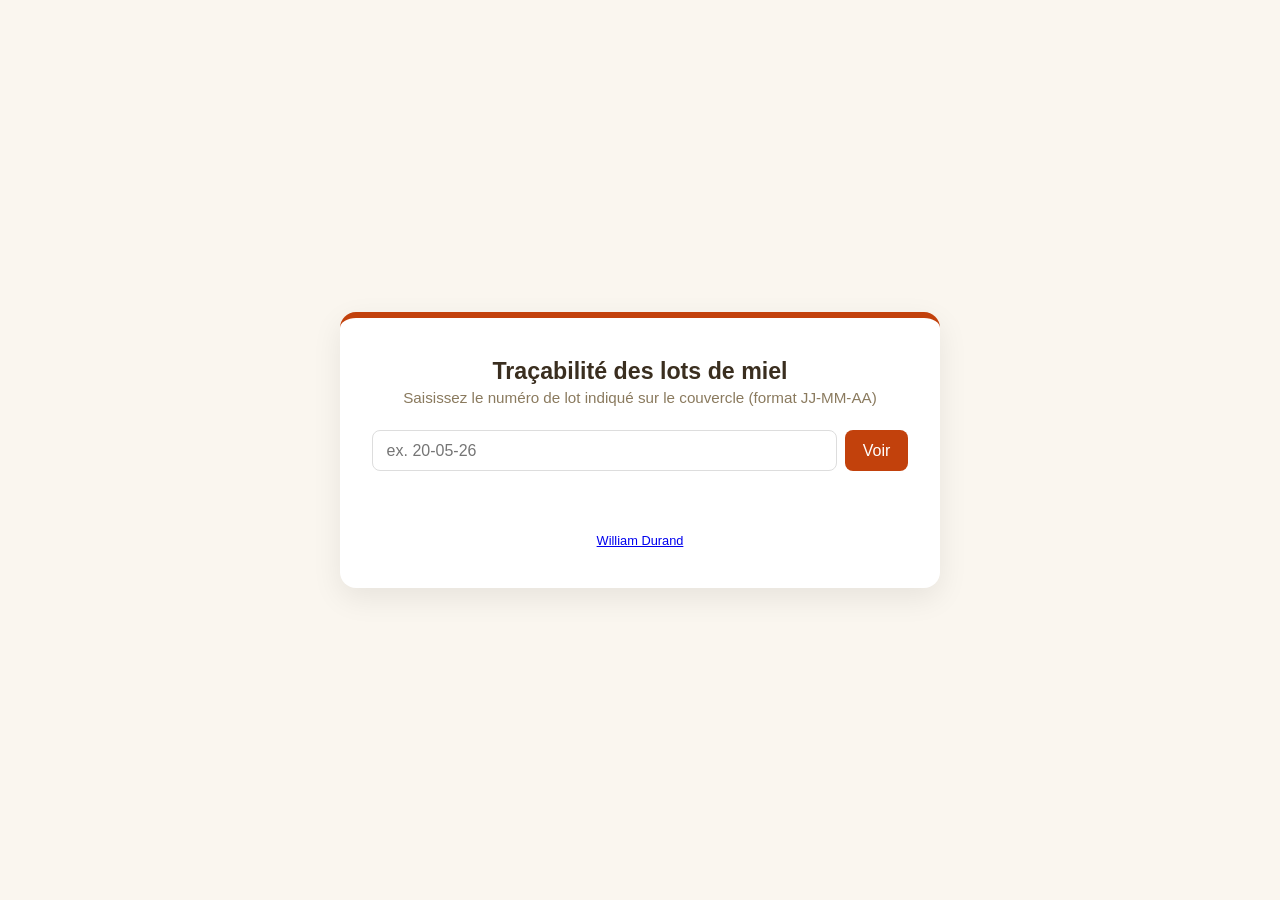
<file: lots/index.html>
<!DOCTYPE html>
<html lang="fr">
<head>
<meta charset="UTF-8">
<meta name="viewport" content="width=device-width, initial-scale=1.0">
<title>Traçabilité des lots de miel · William Durand</title>
<link rel="stylesheet" href="styles.css">
</head>
<body>
  <main class="card search">
    <h1>Traçabilité des lots de miel</h1>
    <p class="subtitle">Saisissez le numéro de lot indiqué sur le couvercle (format JJ-MM-AA)</p>
    <form onsubmit="return lookupBatch(event);">
      <input type="search" id="batch" placeholder="ex. 20-05-26"
             pattern="\d{2}-\d{2}-\d{2}" autocomplete="off" required>
      <button type="submit">Voir</button>
    </form>
    <p class="error" id="error" role="alert"></p>
    <footer><a href="./">William Durand</a></footer>
  </main>
<script id="known-batches" type="application/json">["25-07-28", "21-07-28", "22-11-27", "21-11-27", "20-11-27", "19-11-27", "10-05-27", "03-03-27", "27-02-27", "27-01-27", "22-01-27", "21-01-27"]</script>
  <script>
    const known = new Set(JSON.parse(document.getElementById('known-batches').textContent));

    function lookupBatch(e) {
      e.preventDefault();
      const v = document.getElementById('batch').value.trim();
      const err = document.getElementById('error');
      if (!/^\d{2}-\d{2}-\d{2}$/.test(v)) {
        err.textContent = "Format attendu : JJ-MM-AA";
        return false;
      }
      if (!known.has(v)) {
        err.textContent = "Lot inconnu : " + v;
        return false;
      }
      err.textContent = "";
      window.location.href = encodeURIComponent(v) + ".html";
      return false;
    }
  </script>
</body>
</html>
</file>
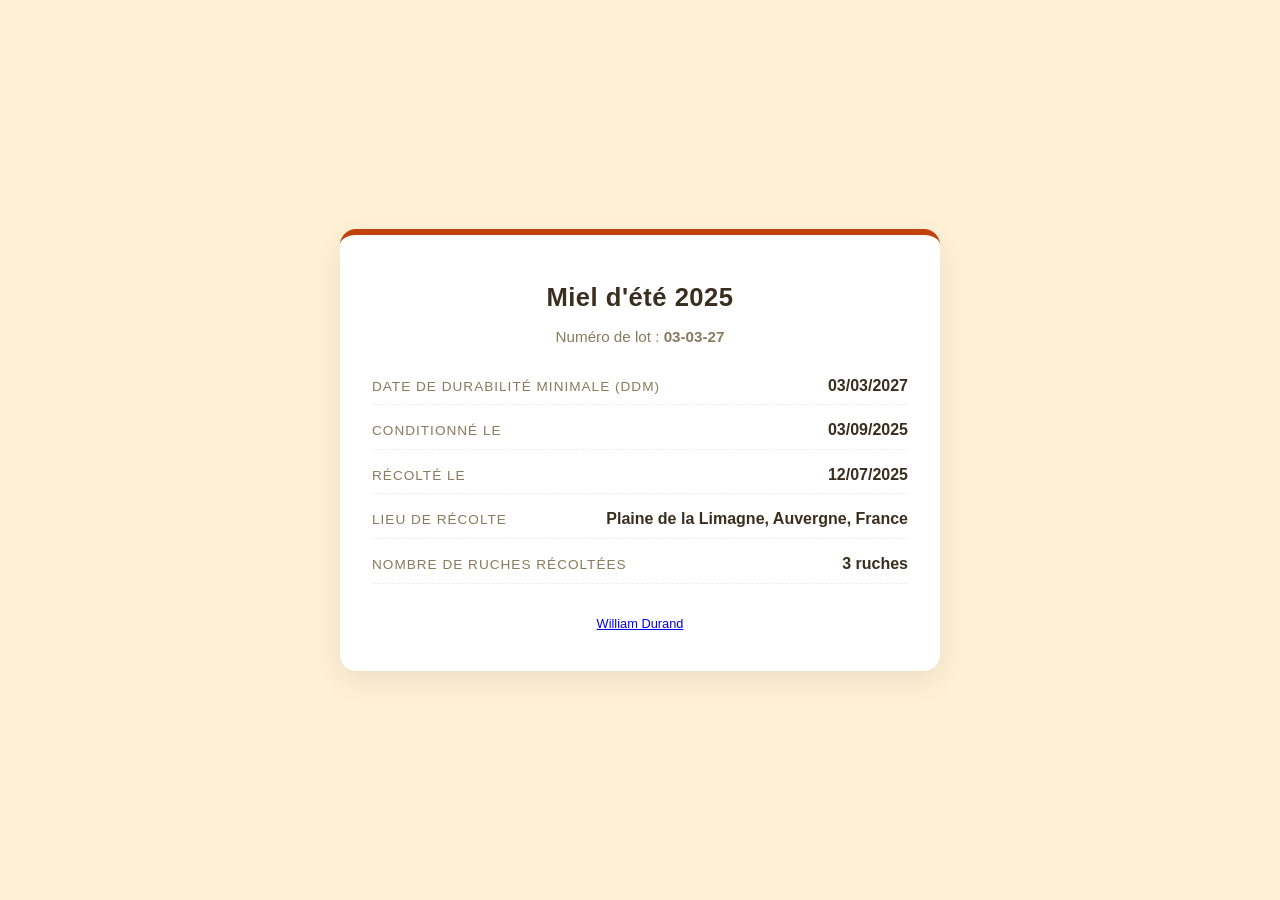
<file: lots/03-03-27.html>
<!DOCTYPE html>
<html lang="fr">
<head>
<meta charset="UTF-8">
<meta name="viewport" content="width=device-width, initial-scale=1.0">
<meta name="description" content="Traçabilité du lot de miel n°03-03-27 récolté par William Durand.">
<title>Miel d'été 2025 · Lot n°03-03-27 · William Durand</title>
<link rel="stylesheet" href="styles.css">
</head>
<body class="theme-summer">
  <main class="card">
    <h1>Miel d'été 2025</h1>
    <p class="subtitle">Numéro de lot : <strong>03-03-27</strong></p>
    <dl>
      <div class="row"><dt>Date de Durabilité Minimale (DDM)</dt><dd>03/03/2027</dd></div>
      <div class="row"><dt>Conditionné le</dt><dd>03/09/2025</dd></div>
      <div class="row"><dt>Récolté le</dt><dd>12/07/2025</dd></div>
      <div class="row"><dt>Lieu de récolte</dt><dd>Plaine de la Limagne, Auvergne, France</dd></div>
      <div class="row"><dt>Nombre de ruches récoltées</dt><dd>3 ruches</dd></div>
    </dl>
    <footer><a href="./">William Durand</a></footer>
  </main>
</body>
</html>
</file>
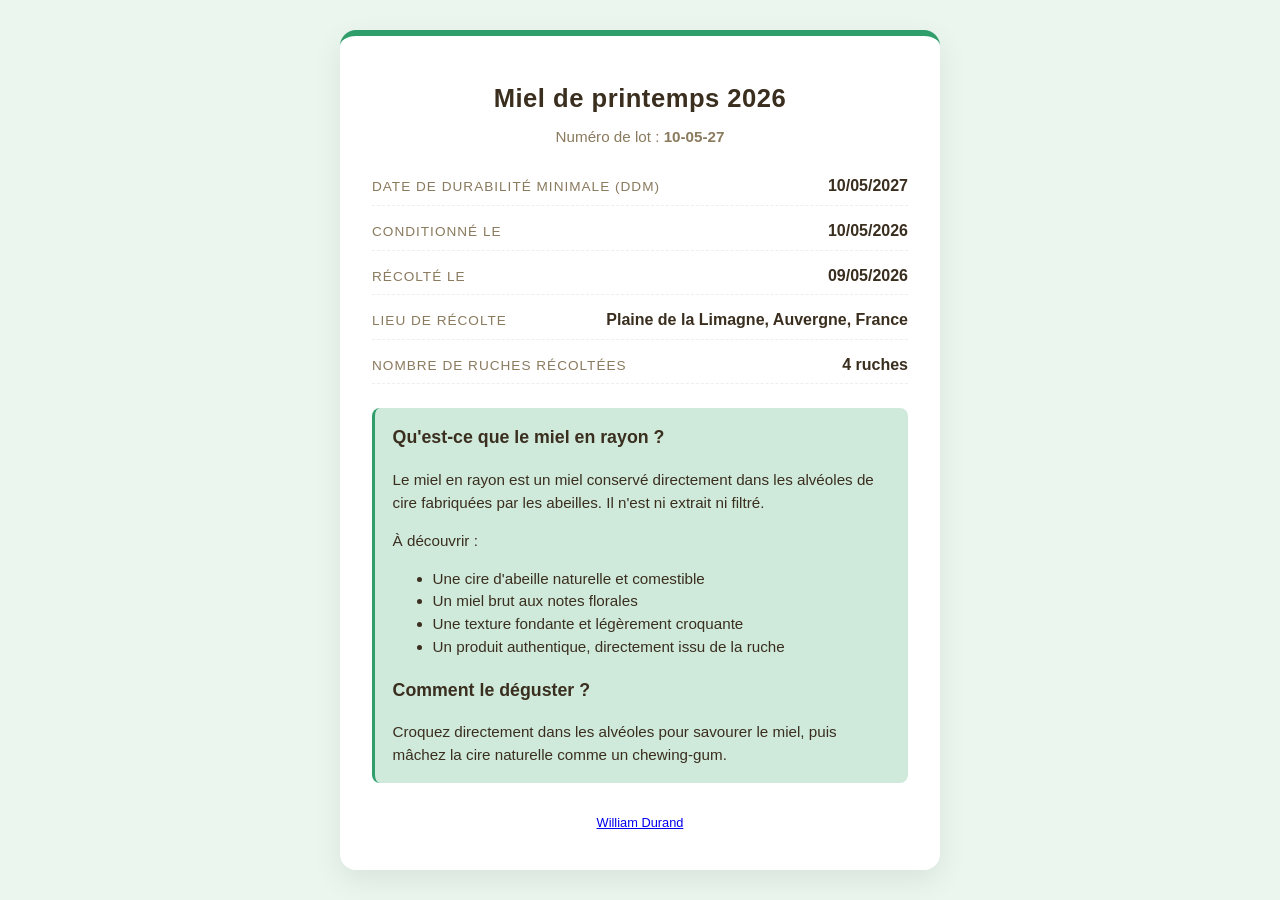
<file: lots/10-05-27.html>
<!DOCTYPE html>
<html lang="fr">
<head>
<meta charset="UTF-8">
<meta name="viewport" content="width=device-width, initial-scale=1.0">
<meta name="description" content="Traçabilité du lot de miel n°10-05-27 récolté par William Durand.">
<title>Miel de printemps 2026 · Lot n°10-05-27 · William Durand</title>
<link rel="stylesheet" href="styles.css">
</head>
<body class="theme-spring">
  <main class="card">
    <h1>Miel de printemps 2026</h1>
    <p class="subtitle">Numéro de lot : <strong>10-05-27</strong></p>
    <dl>
      <div class="row"><dt>Date de Durabilité Minimale (DDM)</dt><dd>10/05/2027</dd></div>
      <div class="row"><dt>Conditionné le</dt><dd>10/05/2026</dd></div>
      <div class="row"><dt>Récolté le</dt><dd>09/05/2026</dd></div>
      <div class="row"><dt>Lieu de récolte</dt><dd>Plaine de la Limagne, Auvergne, France</dd></div>
      <div class="row"><dt>Nombre de ruches récoltées</dt><dd>4 ruches</dd></div>
    </dl>
    <div class="explainer"><h3>Qu'est-ce que le miel en rayon ?</h3>

<p>Le miel en rayon est un miel conservé directement dans les alvéoles de cire fabriquées par les abeilles. Il n'est ni extrait ni filtré.</p>

<p>À découvrir :</p>

<ul>
<li>Une cire d'abeille naturelle et comestible</li>
<li>Un miel brut aux notes florales</li>
<li>Une texture fondante et légèrement croquante</li>
<li>Un produit authentique, directement issu de la ruche</li>
</ul>

<h3>Comment le déguster ?</h3>

<p>Croquez directement dans les alvéoles pour savourer le miel, puis mâchez la cire naturelle comme un chewing-gum.</p>
</div>
    <footer><a href="./">William Durand</a></footer>
  </main>
</body>
</html>
</file>
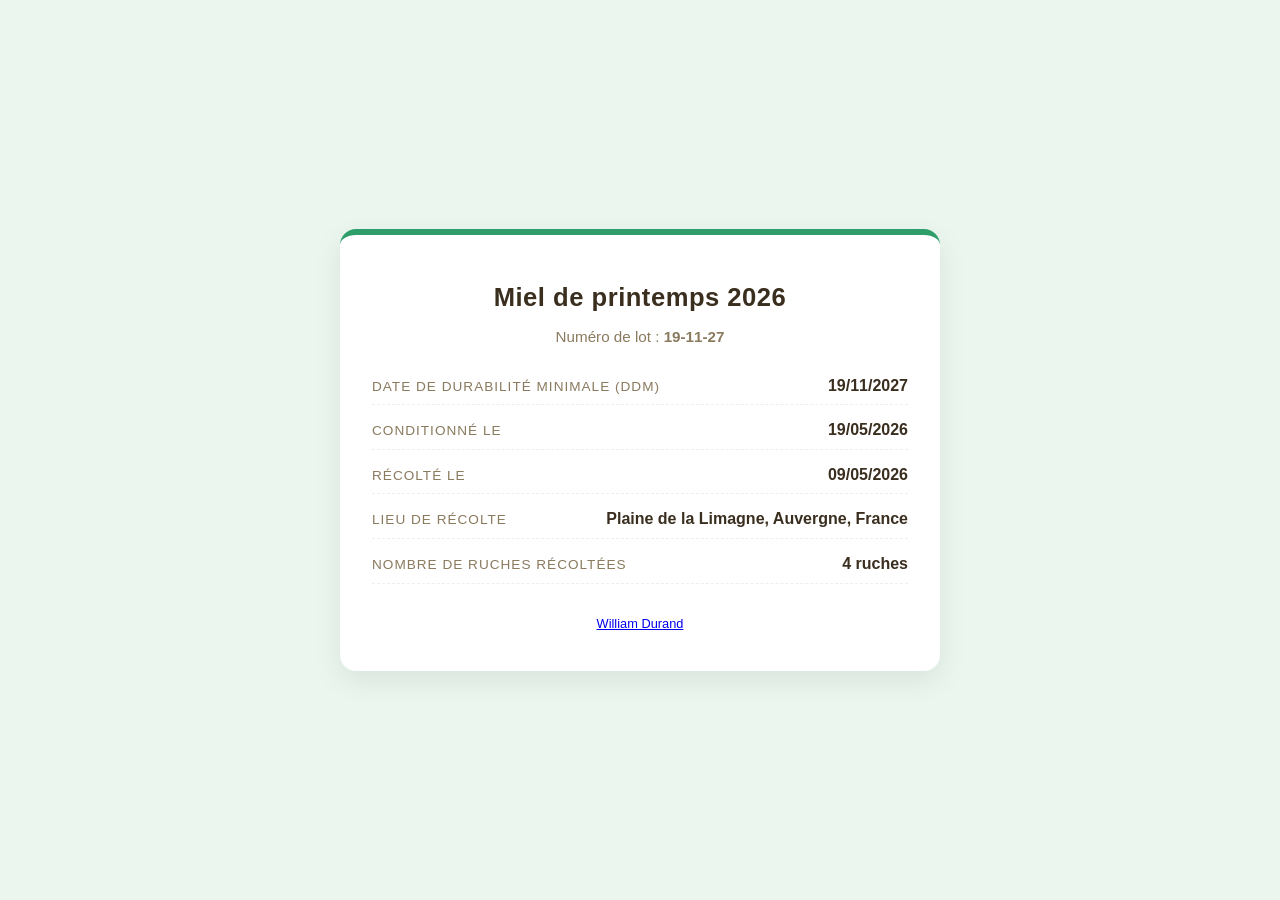
<file: lots/19-11-27.html>
<!DOCTYPE html>
<html lang="fr">
<head>
<meta charset="UTF-8">
<meta name="viewport" content="width=device-width, initial-scale=1.0">
<meta name="description" content="Traçabilité du lot de miel n°19-11-27 récolté par William Durand.">
<title>Miel de printemps 2026 · Lot n°19-11-27 · William Durand</title>
<link rel="stylesheet" href="styles.css">
</head>
<body class="theme-spring">
  <main class="card">
    <h1>Miel de printemps 2026</h1>
    <p class="subtitle">Numéro de lot : <strong>19-11-27</strong></p>
    <dl>
      <div class="row"><dt>Date de Durabilité Minimale (DDM)</dt><dd>19/11/2027</dd></div>
      <div class="row"><dt>Conditionné le</dt><dd>19/05/2026</dd></div>
      <div class="row"><dt>Récolté le</dt><dd>09/05/2026</dd></div>
      <div class="row"><dt>Lieu de récolte</dt><dd>Plaine de la Limagne, Auvergne, France</dd></div>
      <div class="row"><dt>Nombre de ruches récoltées</dt><dd>4 ruches</dd></div>
    </dl>
    <footer><a href="./">William Durand</a></footer>
  </main>
</body>
</html>
</file>
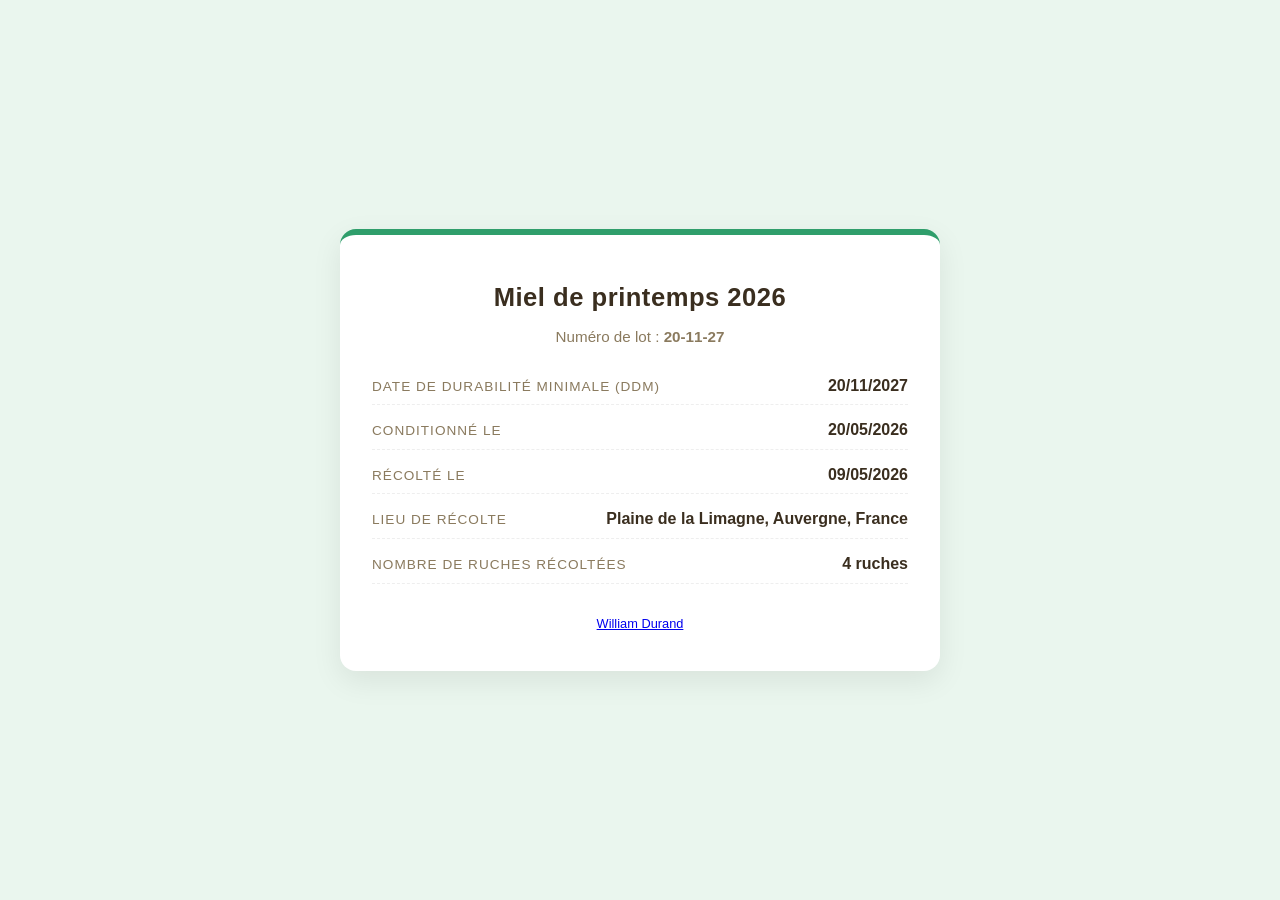
<file: lots/20-11-27.html>
<!DOCTYPE html>
<html lang="fr">
<head>
<meta charset="UTF-8">
<meta name="viewport" content="width=device-width, initial-scale=1.0">
<meta name="description" content="Traçabilité du lot de miel n°20-11-27 récolté par William Durand.">
<title>Miel de printemps 2026 · Lot n°20-11-27 · William Durand</title>
<link rel="stylesheet" href="styles.css">
</head>
<body class="theme-spring">
  <main class="card">
    <h1>Miel de printemps 2026</h1>
    <p class="subtitle">Numéro de lot : <strong>20-11-27</strong></p>
    <dl>
      <div class="row"><dt>Date de Durabilité Minimale (DDM)</dt><dd>20/11/2027</dd></div>
      <div class="row"><dt>Conditionné le</dt><dd>20/05/2026</dd></div>
      <div class="row"><dt>Récolté le</dt><dd>09/05/2026</dd></div>
      <div class="row"><dt>Lieu de récolte</dt><dd>Plaine de la Limagne, Auvergne, France</dd></div>
      <div class="row"><dt>Nombre de ruches récoltées</dt><dd>4 ruches</dd></div>
    </dl>
    <footer><a href="./">William Durand</a></footer>
  </main>
</body>
</html>
</file>
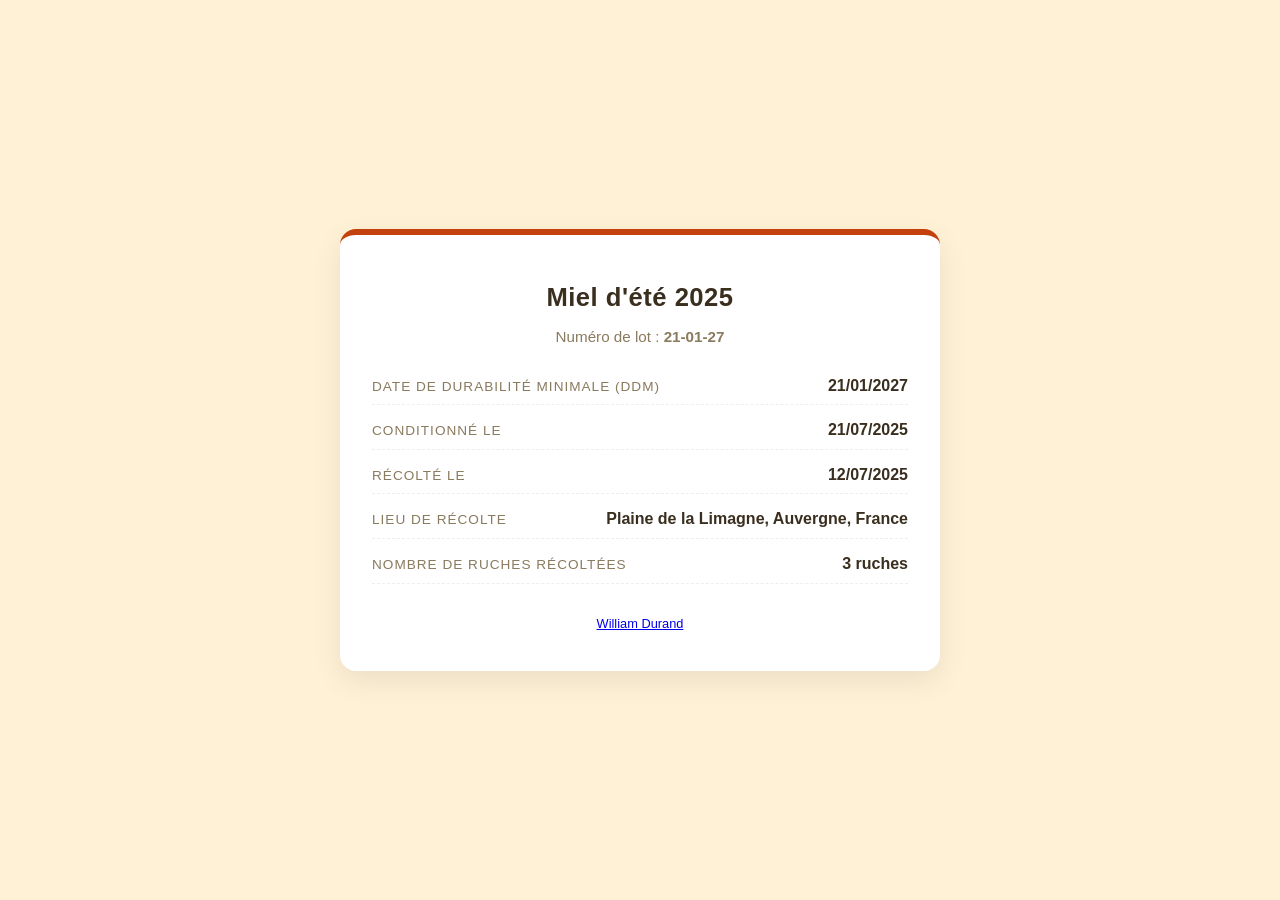
<file: lots/21-01-27.html>
<!DOCTYPE html>
<html lang="fr">
<head>
<meta charset="UTF-8">
<meta name="viewport" content="width=device-width, initial-scale=1.0">
<meta name="description" content="Traçabilité du lot de miel n°21-01-27 récolté par William Durand.">
<title>Miel d'été 2025 · Lot n°21-01-27 · William Durand</title>
<link rel="stylesheet" href="styles.css">
</head>
<body class="theme-summer">
  <main class="card">
    <h1>Miel d'été 2025</h1>
    <p class="subtitle">Numéro de lot : <strong>21-01-27</strong></p>
    <dl>
      <div class="row"><dt>Date de Durabilité Minimale (DDM)</dt><dd>21/01/2027</dd></div>
      <div class="row"><dt>Conditionné le</dt><dd>21/07/2025</dd></div>
      <div class="row"><dt>Récolté le</dt><dd>12/07/2025</dd></div>
      <div class="row"><dt>Lieu de récolte</dt><dd>Plaine de la Limagne, Auvergne, France</dd></div>
      <div class="row"><dt>Nombre de ruches récoltées</dt><dd>3 ruches</dd></div>
    </dl>
    <footer><a href="./">William Durand</a></footer>
  </main>
</body>
</html>
</file>
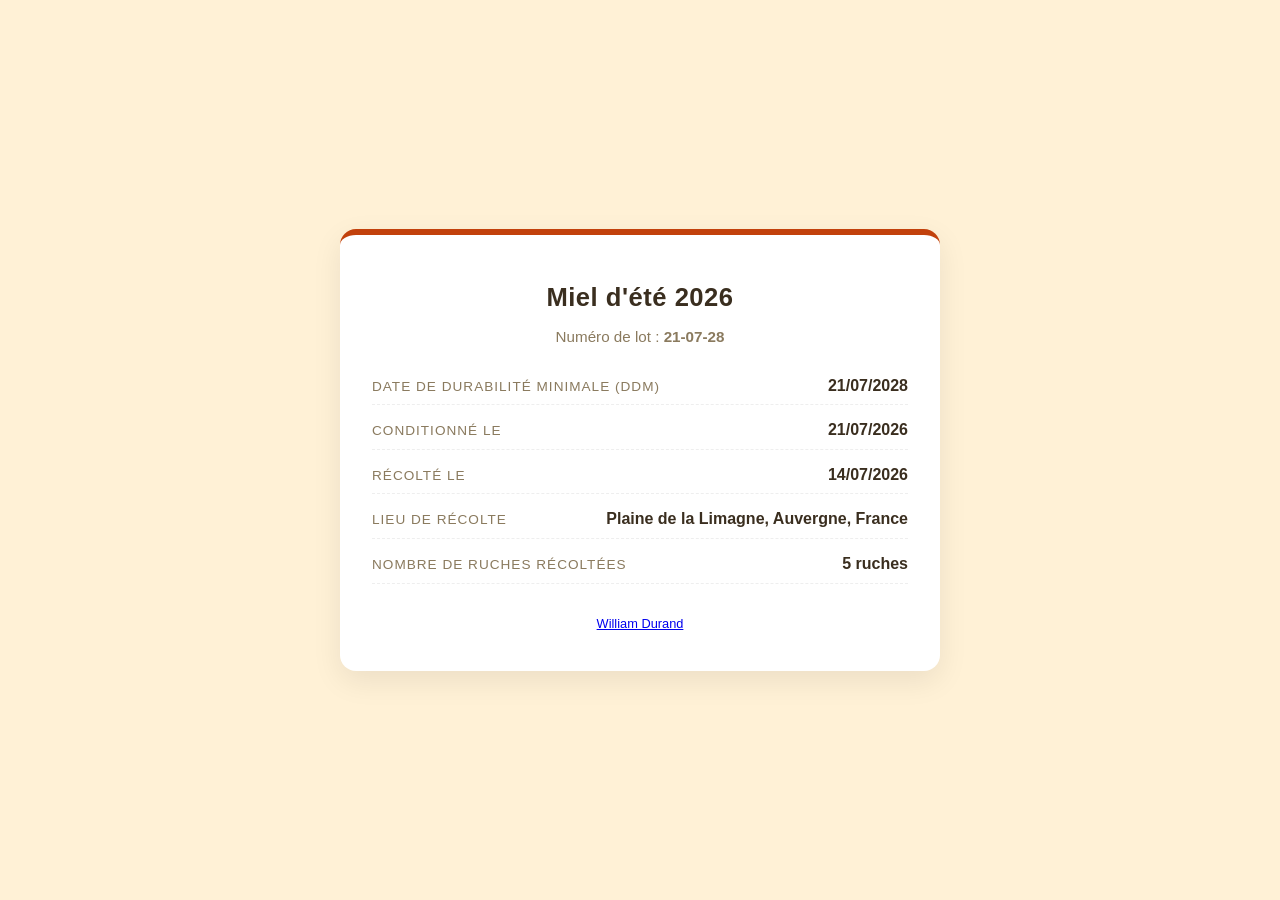
<file: lots/21-07-28.html>
<!DOCTYPE html>
<html lang="fr">
<head>
<meta charset="UTF-8">
<meta name="viewport" content="width=device-width, initial-scale=1.0">
<meta name="description" content="Traçabilité du lot de miel n°21-07-28 récolté par William Durand.">
<title>Miel d'été 2026 · Lot n°21-07-28 · William Durand</title>
<link rel="stylesheet" href="styles.css">
</head>
<body class="theme-summer">
  <main class="card">
    <h1>Miel d'été 2026</h1>
    <p class="subtitle">Numéro de lot : <strong>21-07-28</strong></p>
    <dl>
      <div class="row"><dt>Date de Durabilité Minimale (DDM)</dt><dd>21/07/2028</dd></div>
      <div class="row"><dt>Conditionné le</dt><dd>21/07/2026</dd></div>
      <div class="row"><dt>Récolté le</dt><dd>14/07/2026</dd></div>
      <div class="row"><dt>Lieu de récolte</dt><dd>Plaine de la Limagne, Auvergne, France</dd></div>
      <div class="row"><dt>Nombre de ruches récoltées</dt><dd>5 ruches</dd></div>
    </dl>
    <footer><a href="./">William Durand</a></footer>
  </main>
</body>
</html>
</file>
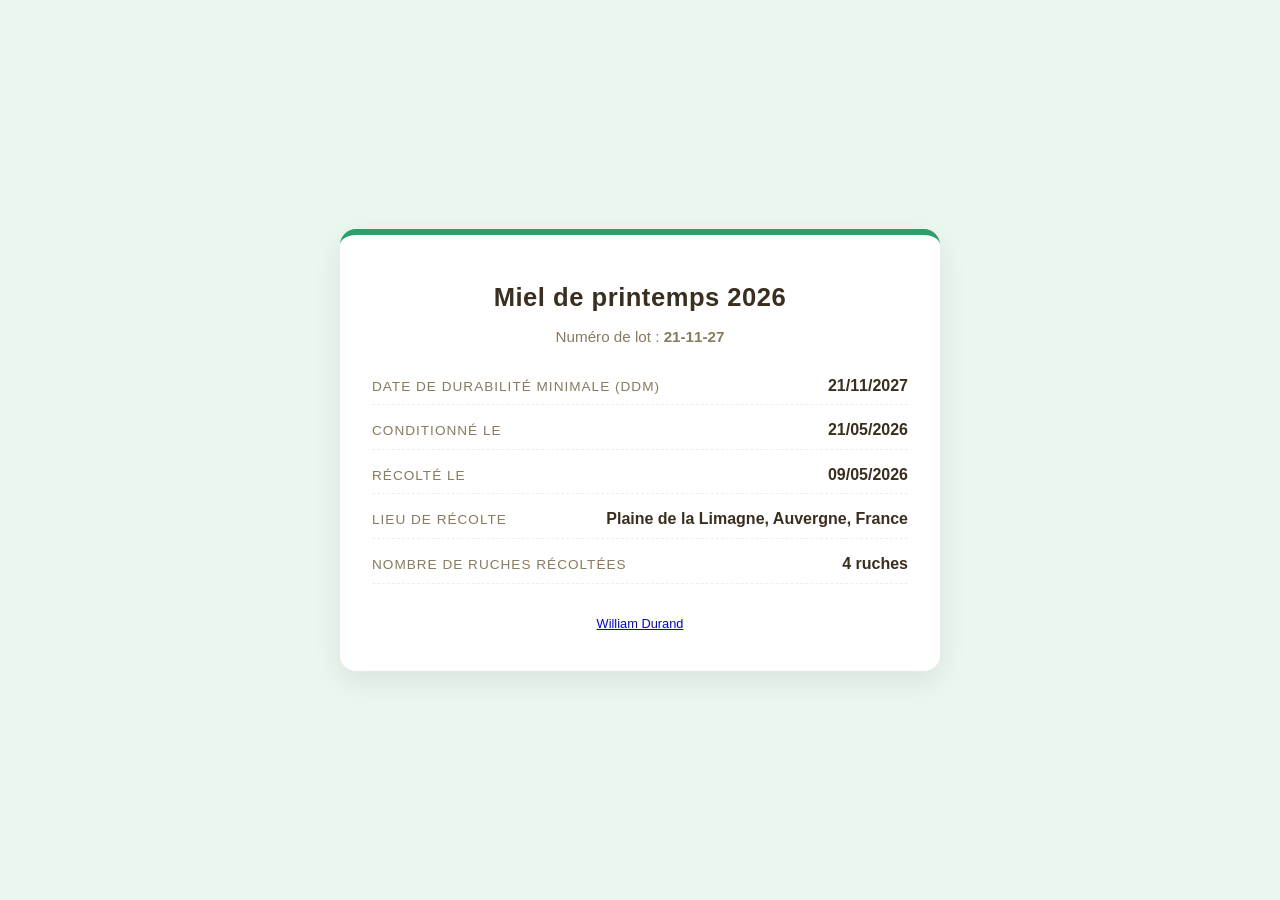
<file: lots/21-11-27.html>
<!DOCTYPE html>
<html lang="fr">
<head>
<meta charset="UTF-8">
<meta name="viewport" content="width=device-width, initial-scale=1.0">
<meta name="description" content="Traçabilité du lot de miel n°21-11-27 récolté par William Durand.">
<title>Miel de printemps 2026 · Lot n°21-11-27 · William Durand</title>
<link rel="stylesheet" href="styles.css">
</head>
<body class="theme-spring">
  <main class="card">
    <h1>Miel de printemps 2026</h1>
    <p class="subtitle">Numéro de lot : <strong>21-11-27</strong></p>
    <dl>
      <div class="row"><dt>Date de Durabilité Minimale (DDM)</dt><dd>21/11/2027</dd></div>
      <div class="row"><dt>Conditionné le</dt><dd>21/05/2026</dd></div>
      <div class="row"><dt>Récolté le</dt><dd>09/05/2026</dd></div>
      <div class="row"><dt>Lieu de récolte</dt><dd>Plaine de la Limagne, Auvergne, France</dd></div>
      <div class="row"><dt>Nombre de ruches récoltées</dt><dd>4 ruches</dd></div>
    </dl>
    <footer><a href="./">William Durand</a></footer>
  </main>
</body>
</html>
</file>
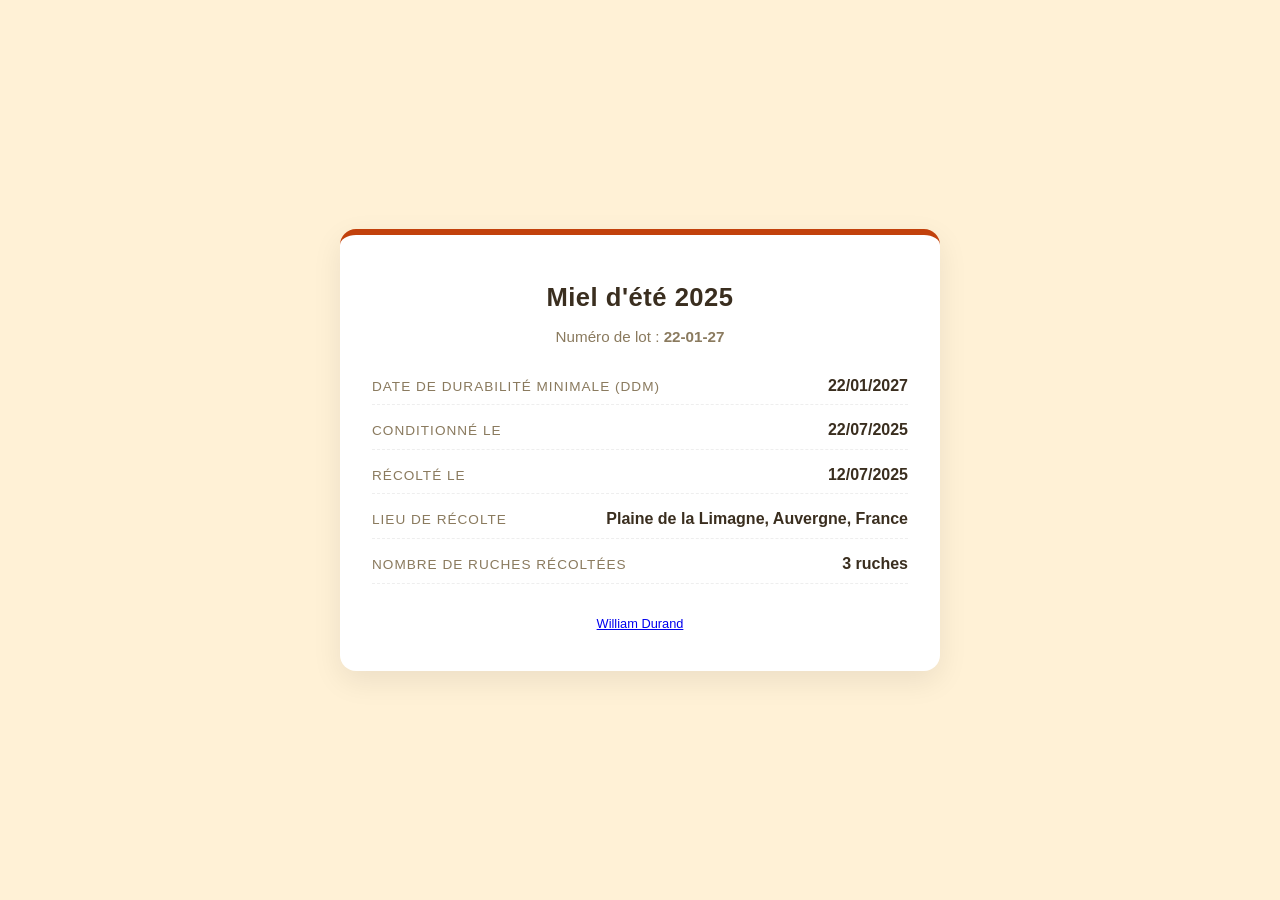
<file: lots/22-01-27.html>
<!DOCTYPE html>
<html lang="fr">
<head>
<meta charset="UTF-8">
<meta name="viewport" content="width=device-width, initial-scale=1.0">
<meta name="description" content="Traçabilité du lot de miel n°22-01-27 récolté par William Durand.">
<title>Miel d'été 2025 · Lot n°22-01-27 · William Durand</title>
<link rel="stylesheet" href="styles.css">
</head>
<body class="theme-summer">
  <main class="card">
    <h1>Miel d'été 2025</h1>
    <p class="subtitle">Numéro de lot : <strong>22-01-27</strong></p>
    <dl>
      <div class="row"><dt>Date de Durabilité Minimale (DDM)</dt><dd>22/01/2027</dd></div>
      <div class="row"><dt>Conditionné le</dt><dd>22/07/2025</dd></div>
      <div class="row"><dt>Récolté le</dt><dd>12/07/2025</dd></div>
      <div class="row"><dt>Lieu de récolte</dt><dd>Plaine de la Limagne, Auvergne, France</dd></div>
      <div class="row"><dt>Nombre de ruches récoltées</dt><dd>3 ruches</dd></div>
    </dl>
    <footer><a href="./">William Durand</a></footer>
  </main>
</body>
</html>
</file>
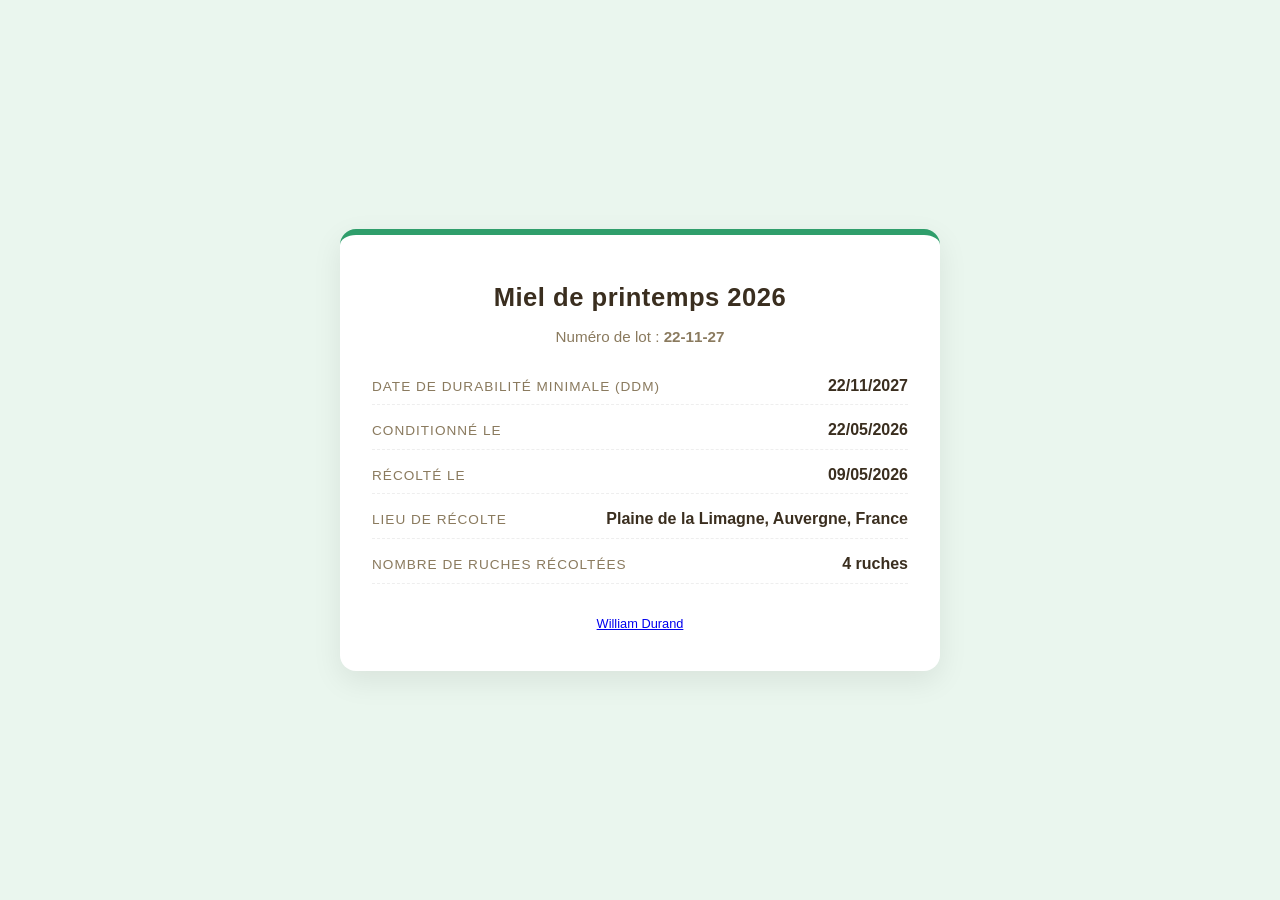
<file: lots/22-11-27.html>
<!DOCTYPE html>
<html lang="fr">
<head>
<meta charset="UTF-8">
<meta name="viewport" content="width=device-width, initial-scale=1.0">
<meta name="description" content="Traçabilité du lot de miel n°22-11-27 récolté par William Durand.">
<title>Miel de printemps 2026 · Lot n°22-11-27 · William Durand</title>
<link rel="stylesheet" href="styles.css">
</head>
<body class="theme-spring">
  <main class="card">
    <h1>Miel de printemps 2026</h1>
    <p class="subtitle">Numéro de lot : <strong>22-11-27</strong></p>
    <dl>
      <div class="row"><dt>Date de Durabilité Minimale (DDM)</dt><dd>22/11/2027</dd></div>
      <div class="row"><dt>Conditionné le</dt><dd>22/05/2026</dd></div>
      <div class="row"><dt>Récolté le</dt><dd>09/05/2026</dd></div>
      <div class="row"><dt>Lieu de récolte</dt><dd>Plaine de la Limagne, Auvergne, France</dd></div>
      <div class="row"><dt>Nombre de ruches récoltées</dt><dd>4 ruches</dd></div>
    </dl>
    <footer><a href="./">William Durand</a></footer>
  </main>
</body>
</html>
</file>
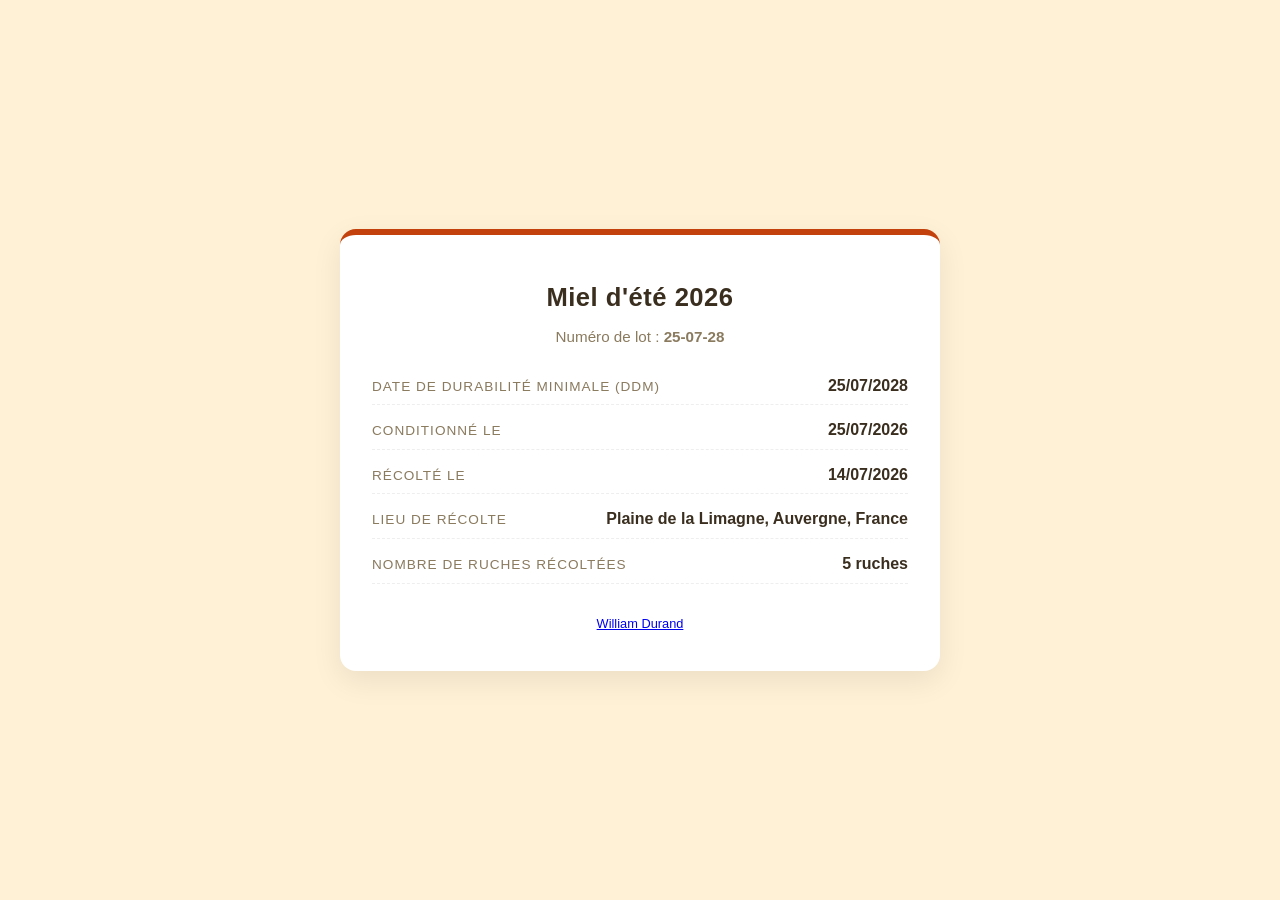
<file: lots/25-07-28.html>
<!DOCTYPE html>
<html lang="fr">
<head>
<meta charset="UTF-8">
<meta name="viewport" content="width=device-width, initial-scale=1.0">
<meta name="description" content="Traçabilité du lot de miel n°25-07-28 récolté par William Durand.">
<title>Miel d'été 2026 · Lot n°25-07-28 · William Durand</title>
<link rel="stylesheet" href="styles.css">
</head>
<body class="theme-summer">
  <main class="card">
    <h1>Miel d'été 2026</h1>
    <p class="subtitle">Numéro de lot : <strong>25-07-28</strong></p>
    <dl>
      <div class="row"><dt>Date de Durabilité Minimale (DDM)</dt><dd>25/07/2028</dd></div>
      <div class="row"><dt>Conditionné le</dt><dd>25/07/2026</dd></div>
      <div class="row"><dt>Récolté le</dt><dd>14/07/2026</dd></div>
      <div class="row"><dt>Lieu de récolte</dt><dd>Plaine de la Limagne, Auvergne, France</dd></div>
      <div class="row"><dt>Nombre de ruches récoltées</dt><dd>5 ruches</dd></div>
    </dl>
    <footer><a href="./">William Durand</a></footer>
  </main>
</body>
</html>
</file>
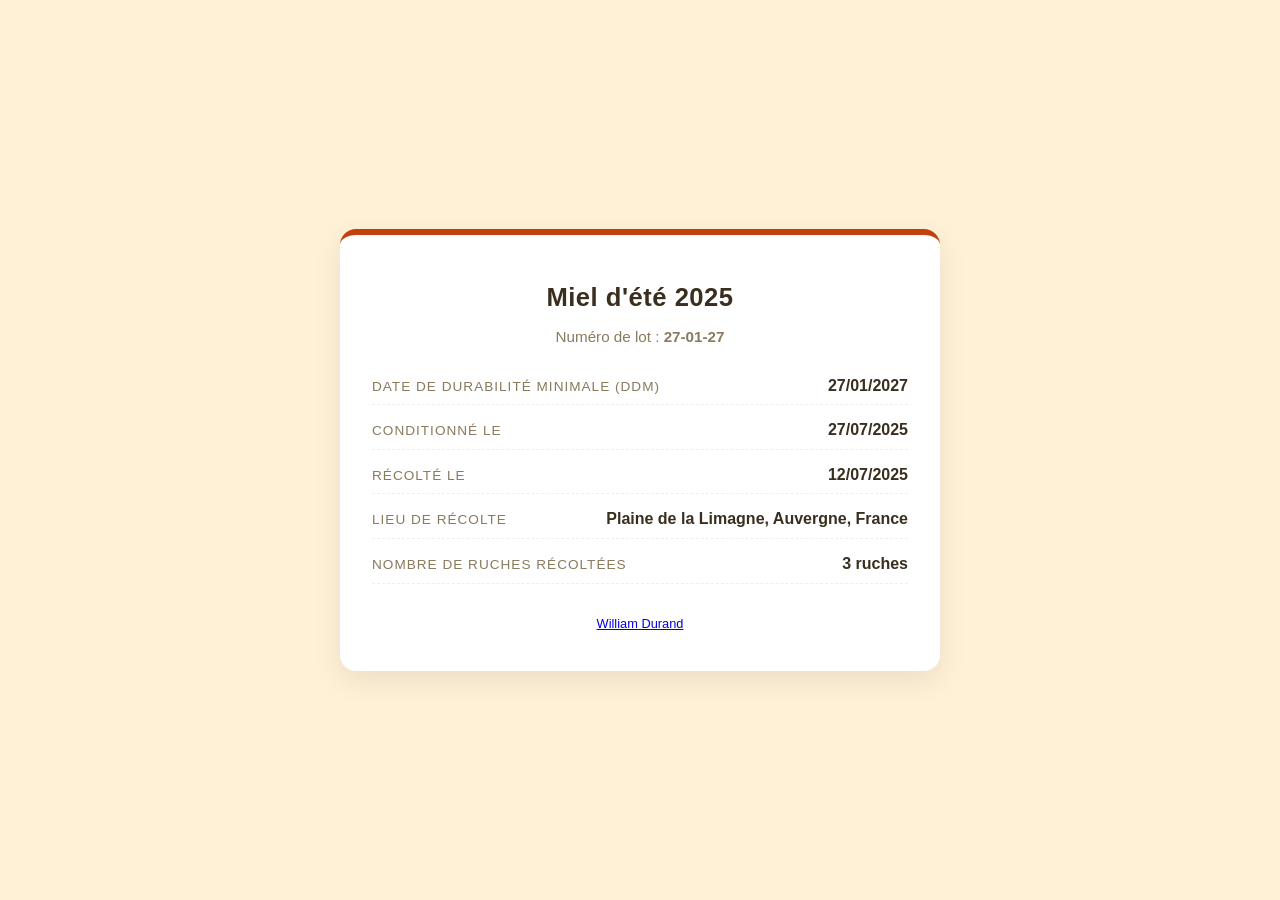
<file: lots/27-01-27.html>
<!DOCTYPE html>
<html lang="fr">
<head>
<meta charset="UTF-8">
<meta name="viewport" content="width=device-width, initial-scale=1.0">
<meta name="description" content="Traçabilité du lot de miel n°27-01-27 récolté par William Durand.">
<title>Miel d'été 2025 · Lot n°27-01-27 · William Durand</title>
<link rel="stylesheet" href="styles.css">
</head>
<body class="theme-summer">
  <main class="card">
    <h1>Miel d'été 2025</h1>
    <p class="subtitle">Numéro de lot : <strong>27-01-27</strong></p>
    <dl>
      <div class="row"><dt>Date de Durabilité Minimale (DDM)</dt><dd>27/01/2027</dd></div>
      <div class="row"><dt>Conditionné le</dt><dd>27/07/2025</dd></div>
      <div class="row"><dt>Récolté le</dt><dd>12/07/2025</dd></div>
      <div class="row"><dt>Lieu de récolte</dt><dd>Plaine de la Limagne, Auvergne, France</dd></div>
      <div class="row"><dt>Nombre de ruches récoltées</dt><dd>3 ruches</dd></div>
    </dl>
    <footer><a href="./">William Durand</a></footer>
  </main>
</body>
</html>
</file>
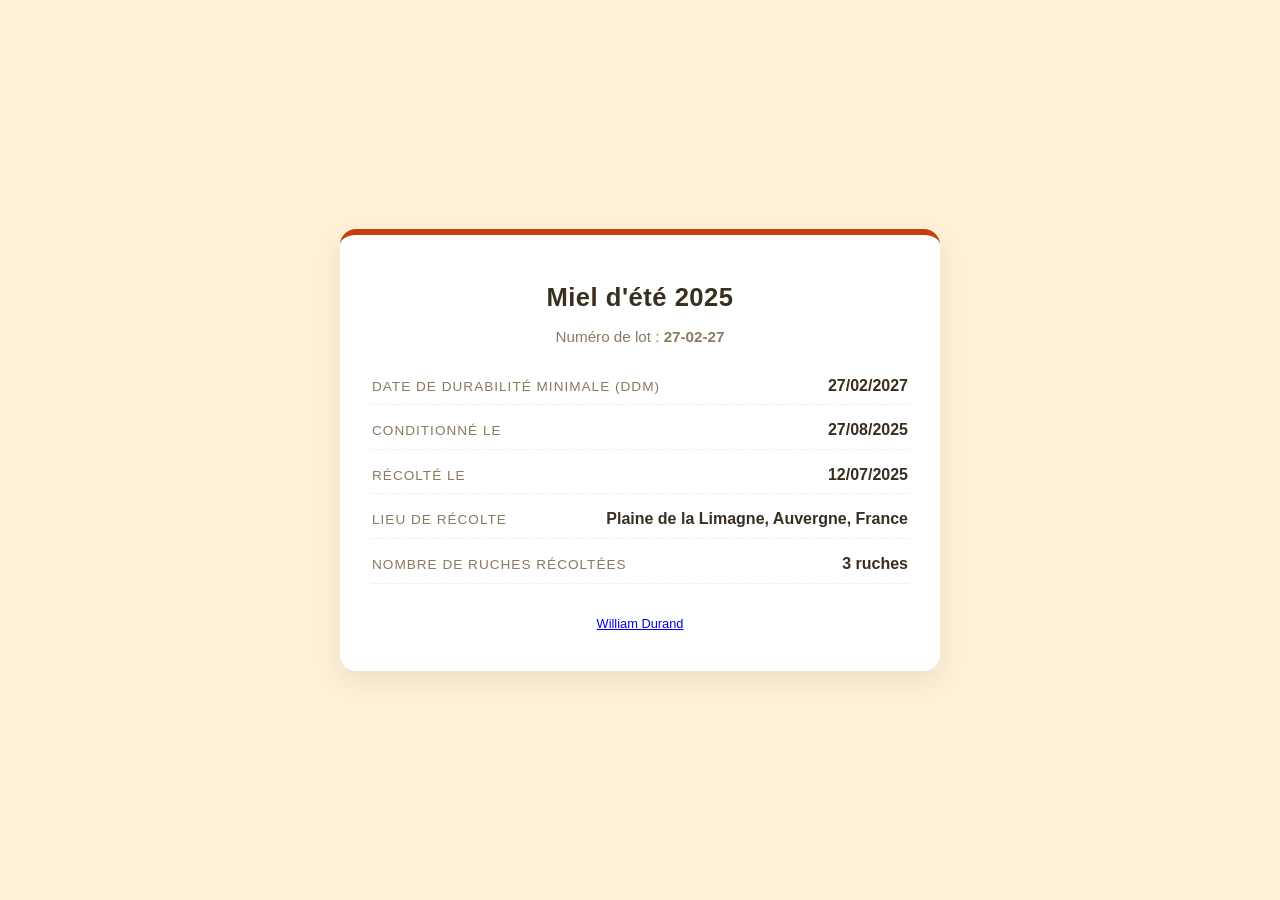
<file: lots/27-02-27.html>
<!DOCTYPE html>
<html lang="fr">
<head>
<meta charset="UTF-8">
<meta name="viewport" content="width=device-width, initial-scale=1.0">
<meta name="description" content="Traçabilité du lot de miel n°27-02-27 récolté par William Durand.">
<title>Miel d'été 2025 · Lot n°27-02-27 · William Durand</title>
<link rel="stylesheet" href="styles.css">
</head>
<body class="theme-summer">
  <main class="card">
    <h1>Miel d'été 2025</h1>
    <p class="subtitle">Numéro de lot : <strong>27-02-27</strong></p>
    <dl>
      <div class="row"><dt>Date de Durabilité Minimale (DDM)</dt><dd>27/02/2027</dd></div>
      <div class="row"><dt>Conditionné le</dt><dd>27/08/2025</dd></div>
      <div class="row"><dt>Récolté le</dt><dd>12/07/2025</dd></div>
      <div class="row"><dt>Lieu de récolte</dt><dd>Plaine de la Limagne, Auvergne, France</dd></div>
      <div class="row"><dt>Nombre de ruches récoltées</dt><dd>3 ruches</dd></div>
    </dl>
    <footer><a href="./">William Durand</a></footer>
  </main>
</body>
</html>
</file>
<file: lots/styles.css>
:root {
  --bg: #faf6ef;
  --card: #ffffff;
  --accent: #c2410c;
  --accent-soft: #ffd9a8;
  --text: #3a2e1f;
  --muted: #8a7a5e;
}

body.theme-spring {
  --bg: #eaf6ee;
  --accent: #2f9e6b;
  --accent-soft: #cfeadb;
}

body.theme-summer {
  --bg: #fff1d6;
  --accent: #c2410c;
  --accent-soft: #ffd9a8;
}

* {
  box-sizing: border-box;
}

body {
  margin: 0;
  font-family:
    -apple-system, BlinkMacSystemFont, "Segoe UI", Roboto, sans-serif;
  background: var(--bg);
  color: var(--text);
  min-height: 100vh;
  display: flex;
  align-items: center;
  justify-content: center;
  padding: 1.5rem;
}

.card {
  background: var(--card);
  border-radius: 16px;
  border-top: 6px solid var(--accent);
  box-shadow: 0 10px 30px rgba(0, 0, 0, 0.08);
  max-width: 600px;
  padding: 1.75rem 1.25rem;
  width: 100%;
}

h1 {
  font-size: 1.35rem;
  letter-spacing: 0.5px;
  margin: 0.5rem 0 0.25rem;
  text-align: center;
}

.subtitle {
  text-align: center;
  color: var(--muted);
  margin-bottom: 2rem;
  font-size: 0.95rem;
}

dl {
  display: grid;
  gap: 1rem;
  margin: 0;
}

.row {
  display: flex;
  justify-content: space-between;
  align-items: baseline;
  border-bottom: 1px dashed #eee;
  padding-bottom: 0.6rem;
  gap: 1rem;
  flex-wrap: wrap;
  flex-direction: column;
}

dt {
  color: var(--muted);
  font-size: 0.85rem;
  text-transform: uppercase;
  letter-spacing: 1px;
}

dd {
  margin: 0;
  font-weight: 600;
  text-align: right;
}

.explainer {
  margin-top: 1.5rem;
  padding: 1rem 1.1rem;
  background: var(--accent-soft);
  border-left: 3px solid var(--accent);
  border-radius: 8px;
  font-size: 0.95rem;
  line-height: 1.5;
}

.explainer :first-child {
  margin-top: 0;
}

.explainer :last-child {
  margin-bottom: 0;
}

footer {
  text-align: center;
  margin-top: 2rem;
  color: var(--muted);
  font-size: 0.8rem;
}

.card.search {
  padding: 2rem 1.5rem;
  text-align: center;
}

.card.search h1 {
  font-size: 1.45rem;
  letter-spacing: normal;
  margin: 0 0 0.25rem;
}

.card.search .subtitle {
  margin: 0 0 1.5rem;
}

form {
  display: flex;
  gap: 0.5rem;
}

input[type="search"] {
  flex: 1;
  padding: 0.65rem 0.85rem;
  font-size: 1rem;
  border: 1px solid #ddd;
  border-radius: 8px;
  outline: none;
}

input[type="search"]:focus {
  border-color: var(--accent);
}

button {
  padding: 0.65rem 1.1rem;
  background: var(--accent);
  color: #fff;
  border: none;
  border-radius: 8px;
  font-size: 1rem;
  cursor: pointer;
}

button:hover {
  filter: brightness(0.9);
}

.error {
  color: #b00020;
  font-size: 0.85rem;
  min-height: 1.1rem;
  margin: 0.75rem 0 0;
}

@media (min-width: 600px) {
  h1 {
    font-size: 1.6rem;
  }
  .card {
    padding: 2.5rem 2rem;
  }
  .card.search {
    padding: 2.5rem 2rem;
  }
  .row {
    flex-direction: row;
  }
}

@media print {
  body {
    background: #fff;
    padding: 0;
  }
  .card {
    box-shadow: none;
    border-radius: 0;
    border-top-width: 4px;
  }
}
</file>
